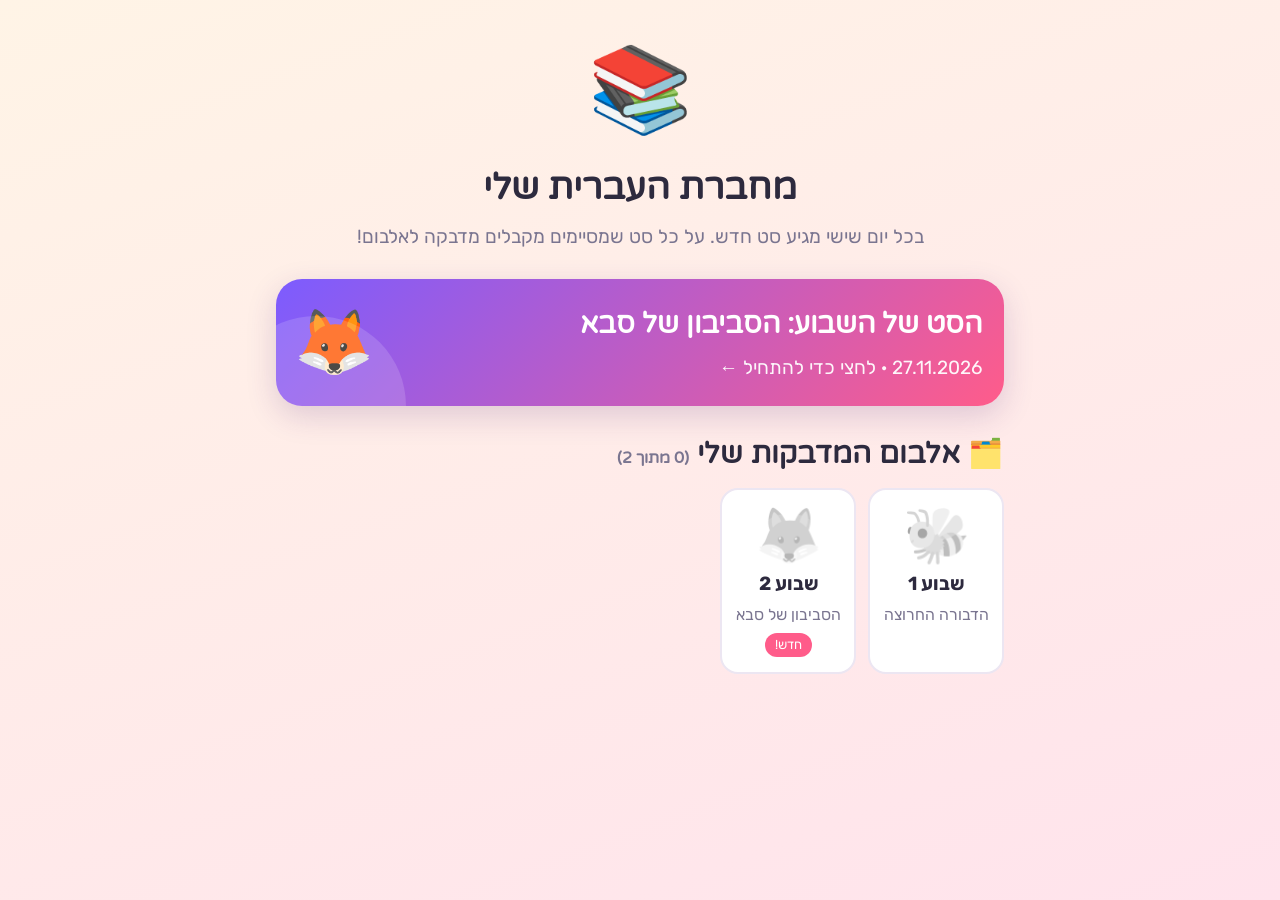
<file: index.html>
<!doctype html>
<html lang="he" dir="rtl">
<head>
<meta charset="utf-8">
<meta name="viewport" content="width=device-width, initial-scale=1, viewport-fit=cover">
<title>מחברת העברית שלי</title>
<link rel="preconnect" href="https://fonts.googleapis.com">
<link rel="preconnect" href="https://fonts.gstatic.com" crossorigin>
<link href="https://fonts.googleapis.com/css2?family=Varela+Round&family=Rubik:wght@400;500;700;800&display=swap" rel="stylesheet">
<link rel="stylesheet" href="style.css">
</head>
<body>
<div class="wrap">
  <div class="welcome">
    <div class="emoji">📚</div>
    <h1 id="hello">מחברת העברית שלי</h1>
    <p>בכל יום שישי מגיע סט חדש. על כל סט שמסיימים מקבלים מדבקה לאלבום!</p>
  </div>
  <div id="latest"></div>
  <h2 style="margin:26px 0 12px">🗂️ אלבום המדבקות שלי <small id="count" style="font-size:16px;color:var(--muted)"></small></h2>
  <div class="album" id="album"></div>
</div>
<script>
const $=s=>document.querySelector(s);
const esc=s=>String(s).replace(/[&<>"]/g,c=>({"&":"&amp;","<":"&lt;",">":"&gt;",'"':"&quot;"}[c]));
const get=(k,d)=>{try{const v=localStorage.getItem(k);return v==null?d:JSON.parse(v)}catch(e){return d}};
(async()=>{
  const name=get("agami-name","");
  if(name) $("#hello").textContent=`שלום ${name}! 👋`;
  const stk=get("agami-stickers",{});
  const old=get("agami-hebrew5",null); if(old&&old.sentOnce&&!stk[1]) stk[1]="🐝";
  let idx;
  try{ idx=await (await fetch("weeks/index.json",{cache:"no-store"})).json(); }catch(e){ $("#latest").innerHTML="<p>לא הצלחתי לטעון. נסי לרענן.</p>"; return; }
  const W=idx.weeks, last=W[W.length-1];
  $("#latest").innerHTML=`<a class="hero" href="play.html?w=${last.n}" style="display:block;text-decoration:none;background:linear-gradient(135deg,#7c5cff,#ff5c8a)">
     <h2>הסט של השבוע: ${esc(last.title)}</h2><p>${esc(last.date)} · ${stk[last.n]?"סיימת! אפשר לשחק שוב ✨":"לחצי כדי להתחיל ←"}</p><div class="big">${last.sticker}</div></a>`;
  let got=0;
  $("#album").innerHTML=W.map(w=>{const has=!!stk[w.n];if(has)got++;
    return `<a class="slotw ${has?"":"no"}" href="play.html?w=${w.n}"><span class="s">${w.sticker}</span><b>שבוע ${w.n}</b><br><small>${esc(w.title)}</small>${w.n===last.n&&!has?'<br><span class="newbadge">חדש!</span>':""}</a>`}).join("");
  $("#count").textContent=`(${got} מתוך ${W.length})`;
})();
</script>
</body>
</html>
</file>
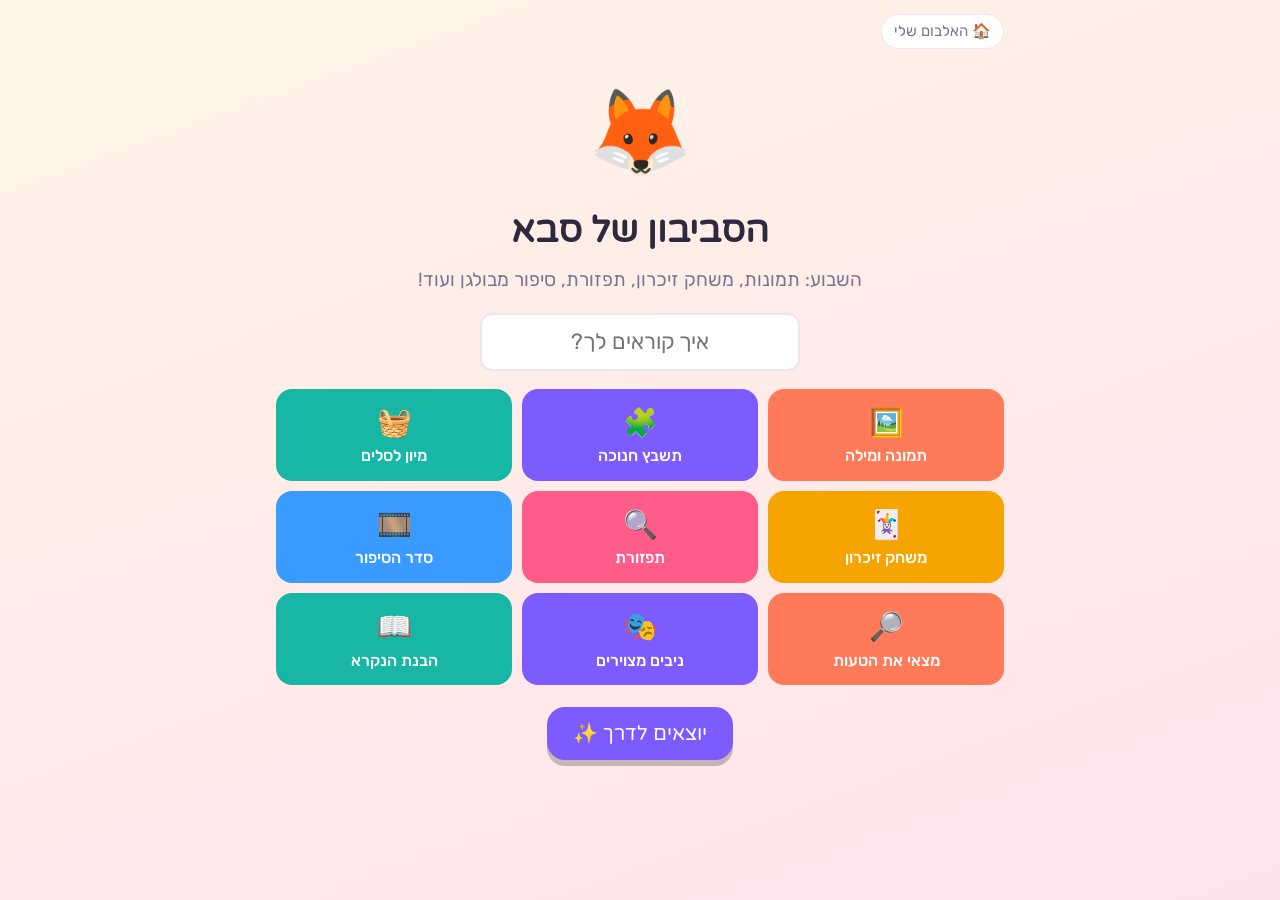
<file: play.html>
<!doctype html>
<html lang="he" dir="rtl">
<head>
<meta charset="utf-8">
<meta name="viewport" content="width=device-width, initial-scale=1, viewport-fit=cover">
<title>מחברת העברית שלי</title>
<link rel="preconnect" href="https://fonts.googleapis.com">
<link rel="preconnect" href="https://fonts.gstatic.com" crossorigin>
<link href="https://fonts.googleapis.com/css2?family=Varela+Round&family=Rubik:wght@400;500;700;800&display=swap" rel="stylesheet">
<link rel="stylesheet" href="style.css">
</head>
<body>
<canvas id="confetti"></canvas>
<div class="wrap">
  <div class="homebar"><a href="./" class="homelink">🏠 האלבום שלי</a></div>
  <div id="topbar" style="display:none">
    <div class="top"><div class="dots" id="dots"></div></div>
    <div class="bar"><i id="barfill"></i></div>
  </div>
  <div id="screens"><div class="loading">טוענת את הסט... 📚</div></div>
</div>
<script src="engine.js"></script>
</body>
</html>
</file>
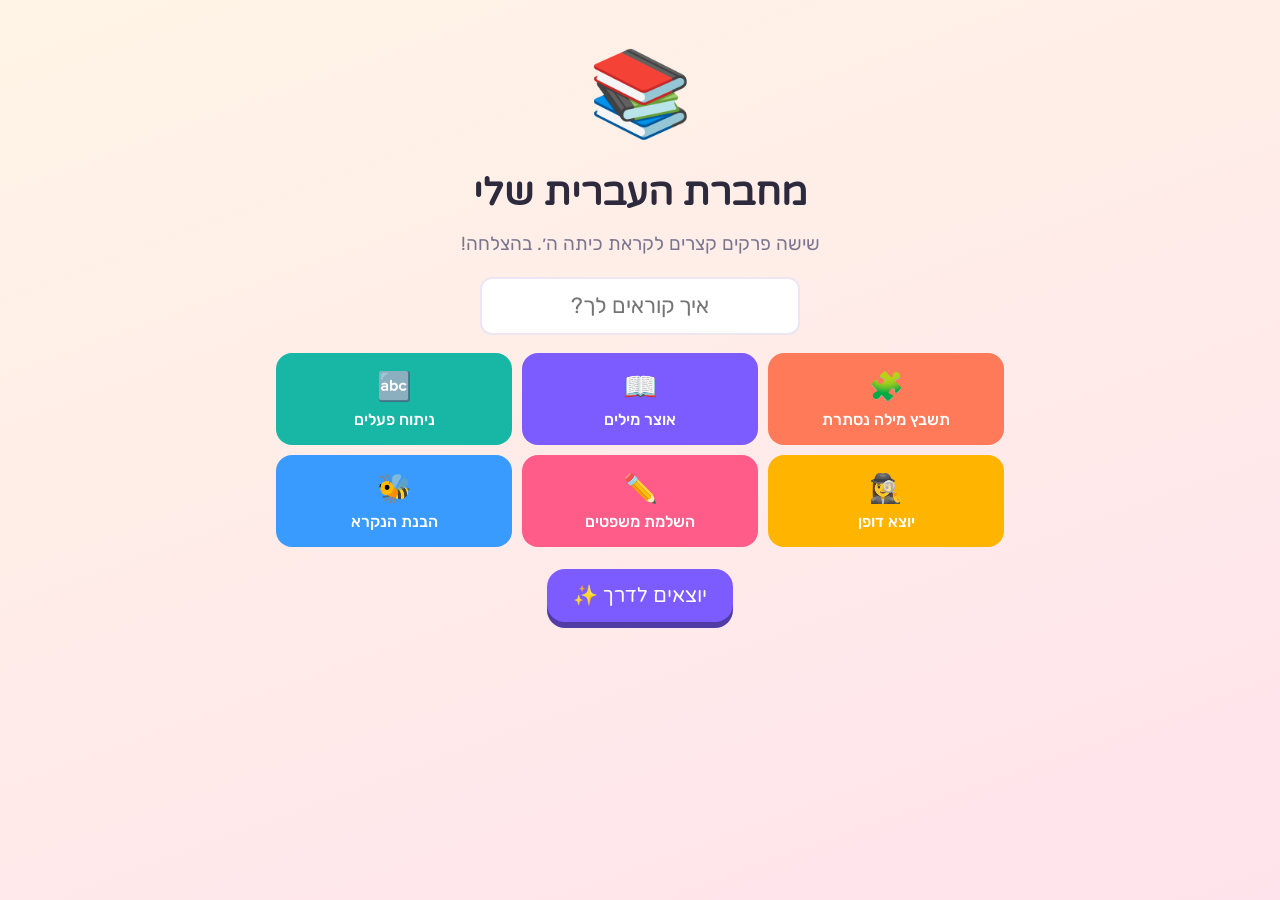
<file: week1-classic.html>
<!doctype html>
<html lang="he" dir="rtl">
<head>
<meta charset="utf-8">
<meta name="viewport" content="width=device-width, initial-scale=1, viewport-fit=cover">
<title>מחברת העברית שלי</title>
<link rel="preconnect" href="https://fonts.googleapis.com">
<link rel="preconnect" href="https://fonts.gstatic.com" crossorigin>
<link href="https://fonts.googleapis.com/css2?family=Varela+Round&family=Rubik:wght@400;500;700;800&display=swap" rel="stylesheet">
<style>
:root{
  --bg1:#fff4e6; --bg2:#ffe3ec; --card:#ffffff; --ink:#2d2a3e; --muted:#7a7590; --line:#ece6f2;
  --c1:#ff7a59; --c2:#7c5cff; --c3:#18b6a4; --c4:#ffb400; --c5:#ff5c8a; --c6:#3a9bff;
  --ok:#22b07d; --ok-soft:#dcf7ea; --bad:#ef5a4c; --bad-soft:#ffe5e2; --hl:#ffe27a;
  --accent:var(--c2);
}
@media (prefers-color-scheme: dark){
  :root:not([data-theme="light"]){
    --bg1:#1d1a2b; --bg2:#271d33; --card:#2b2740; --ink:#f3f0ff; --muted:#b2aac9; --line:#3d3758;
    --ok-soft:#1c3d31; --bad-soft:#47262a; --hl:#8a6d10;
  }
}
:root[data-theme="dark"]{
  --bg1:#1d1a2b; --bg2:#271d33; --card:#2b2740; --ink:#f3f0ff; --muted:#b2aac9; --line:#3d3758;
  --ok-soft:#1c3d31; --bad-soft:#47262a; --hl:#8a6d10;
}
*{box-sizing:border-box;-webkit-tap-highlight-color:transparent}
html,body{margin:0;min-height:100%}
body{background:linear-gradient(160deg,var(--bg1),var(--bg2));background-attachment:fixed;color:var(--ink);
  font-family:"Rubik","Varela Round",Arial,sans-serif;font-size:19px;line-height:1.55}
.wrap{max-width:760px;margin:0 auto;padding:18px 16px 60px}
h1,h2,h3,.round{font-family:"Varela Round","Rubik",sans-serif}

/* top bar */
.top{display:flex;align-items:center;gap:12px;margin-bottom:16px}
.dots{display:flex;gap:6px;flex:1;justify-content:center}
.dot{width:38px;height:38px;border-radius:50%;display:grid;place-items:center;font-size:18px;background:var(--card);
  border:3px solid var(--line);transition:.25s;cursor:pointer}
.dot.cur{transform:scale(1.15);border-color:var(--accent)}
.dot.done{background:var(--ok-soft);border-color:var(--ok)}
.bar{height:10px;background:var(--line);border-radius:99px;overflow:hidden;margin-bottom:18px}
.bar i{display:block;height:100%;width:0;background:linear-gradient(90deg,var(--c4),var(--c5),var(--c2));transition:width .5s}

.screen{display:none;animation:pop .35s ease}
.screen.on{display:block}
@keyframes pop{from{opacity:0;transform:translateY(12px)}to{opacity:1;transform:none}}

.hero{border-radius:26px;padding:26px 22px;color:#fff;position:relative;overflow:hidden;margin-bottom:18px;
  box-shadow:0 10px 30px rgba(80,40,120,.18)}
.hero h2{margin:0;font-size:30px}
.hero p{margin:6px 0 0;opacity:.95}
.hero .big{position:absolute;left:18px;top:50%;transform:translateY(-50%);font-size:70px;opacity:.9}
.hero::after{content:"";position:absolute;width:180px;height:180px;border-radius:50%;background:rgba(255,255,255,.15);left:-50px;bottom:-90px}

.card{background:var(--card);border-radius:20px;padding:18px;margin-bottom:14px;border:2px solid var(--line);transition:.2s}
.card.ok{border-color:var(--ok);background:linear-gradient(0deg,var(--ok-soft),var(--card) 60%)}
.card.bad{border-color:var(--bad);animation:shake .35s}
@keyframes shake{25%{transform:translateX(6px)}50%{transform:translateX(-6px)}75%{transform:translateX(3px)}}
.qt{font-weight:500;margin-bottom:10px}
.qn{display:inline-grid;place-items:center;min-width:30px;height:30px;border-radius:10px;background:var(--accent);color:#fff;font-size:16px;margin-inline-end:8px;padding:0 6px}
.fb{margin-top:8px;font-weight:700;font-size:17px;min-height:0}
.card.ok .fb{color:var(--ok)} .card.bad .fb{color:var(--bad)}

.opts{display:flex;flex-wrap:wrap;gap:10px}
.opt{font:inherit;font-size:18px;padding:10px 16px;border-radius:14px;border:2px solid var(--line);background:var(--card);color:var(--ink);cursor:pointer;transition:.15s}
.opt:active{transform:scale(.96)}
.opt.sel{border-color:var(--accent);background:color-mix(in srgb,var(--accent) 14%,var(--card));font-weight:500}
.card.ok .opt.sel{border-color:var(--ok);background:var(--ok-soft)}
.card.bad .opt.sel{border-color:var(--bad);background:var(--bad-soft)}
.opt.reveal{box-shadow:0 0 0 3px var(--ok)}

.boxes{display:flex;gap:6px;direction:rtl;flex-wrap:wrap}
.boxes input{width:48px;height:54px;text-align:center;font:inherit;font-size:26px;font-weight:800;border:3px solid var(--line);
  border-radius:12px;background:var(--card);color:var(--ink);padding:0}
.boxes input.h{background:var(--hl);border-color:#e7b800;color:#3b2c00}
.boxes input:focus{outline:none;border-color:var(--accent)}
.hidden-word .boxes input{background:var(--hl);border-color:#e7b800;color:#3b2c00}
.cwhint{font-size:15px;color:var(--muted);margin-inline-start:6px}

input.txt,select,textarea{font:inherit;font-size:18px;padding:10px 12px;border:2px solid var(--line);border-radius:12px;background:var(--card);color:var(--ink)}
input.txt:focus,select:focus,textarea:focus{outline:none;border-color:var(--accent)}
.verb{display:flex;gap:16px;align-items:center;flex-wrap:wrap}
.verb .w{font-family:"Varela Round";font-size:30px;color:var(--accent);min-width:110px}
.verb label{display:flex;flex-direction:column;font-size:14px;color:var(--muted);gap:3px}
.verb input.txt{width:120px}

.passage{background:var(--card);border-radius:20px;padding:20px;margin-bottom:16px;border:2px dashed var(--c4);font-size:19px}
.passage h3{margin:0 0 10px;text-align:center;font-size:24px}
.passage p{margin:0 0 10px}
textarea{width:100%;min-height:110px}

.nav{display:flex;gap:10px;justify-content:space-between;align-items:center;margin-top:18px;flex-wrap:wrap}
.btn{font-family:"Varela Round",sans-serif;font-size:20px;padding:14px 26px;border-radius:18px;border:0;cursor:pointer;color:#fff;
  background:var(--accent);box-shadow:0 6px 0 color-mix(in srgb,var(--accent) 65%,#000);transition:.1s}
.btn:active{transform:translateY(4px);box-shadow:0 2px 0 color-mix(in srgb,var(--accent) 65%,#000)}
.btn.ghost{background:var(--card);color:var(--accent);border:2px solid var(--accent);box-shadow:none}
.btn.go{background:var(--ok);box-shadow:0 6px 0 #178a60}
.btn[disabled]{opacity:.45}
.score{font-weight:800;font-size:20px}

/* welcome */
.welcome{text-align:center;padding:10px 0}
.welcome .emoji{font-size:84px;animation:float 3s ease-in-out infinite}
@keyframes float{50%{transform:translateY(-10px) rotate(-4deg)}}
.welcome h1{font-size:38px;margin:6px 0}
.welcome p{color:var(--muted);margin:0 0 18px}
.welcome input{text-align:center;font-size:22px;width:min(320px,100%);margin-bottom:18px}
.chips{display:grid;grid-template-columns:repeat(3,1fr);gap:10px;margin:0 0 22px}
.chip{border-radius:16px;padding:12px 6px;color:#fff;font-size:16px;font-weight:500}
.chip b{display:block;font-size:28px}

/* summary */
.ring{width:190px;height:190px;margin:10px auto;position:relative}
.ring svg{transform:rotate(-90deg)}
.ring .num{position:absolute;inset:0;display:grid;place-items:center;font-family:"Varela Round";font-size:46px;font-weight:800}
.stars{font-size:44px;text-align:center;letter-spacing:6px}
table.sum{width:100%;border-collapse:collapse;margin:10px 0}
table.sum td{padding:10px 8px;border-bottom:1px solid var(--line)}
table.sum td:last-child{text-align:left;font-weight:700}
.sent{text-align:center;font-weight:500;margin-top:12px;color:var(--muted)}
#confetti{position:fixed;inset:0;pointer-events:none;z-index:9}

@media (max-width:560px){
  .hero .big{font-size:50px} .hero h2{font-size:24px}
  .boxes input{width:42px;height:48px;font-size:22px}
  .dot{width:32px;height:32px;font-size:15px}
  .chips{grid-template-columns:repeat(2,1fr)}
}
</style>
</head>
<body>
<canvas id="confetti"></canvas>
<div class="wrap">
  <div id="topbar" style="display:none">
    <div class="top"><div class="dots" id="dots"></div></div>
    <div class="bar"><i id="barfill"></i></div>
  </div>
  <div id="screens"></div>
</div>

<script>
const FORM = "https://docs.google.com/forms/d/e/1FAIpQLScaNritPioSCvNi18cw7ThOWGamk657dy66i6u5WLPqMlm8VA/formResponse";
const NAME_ENTRY = 62205601;

const CH = [
 {id:"cw", title:"תשבץ מילה נסתרת", emoji:"🧩", color:"var(--c1)", hint:"כתבי את התשובה, אות בכל משבצת. מהאותיות הצהובות נוצרת מילה נסתרת!",
  items:[
   {t:"cw", q:"עונת השנה הקרה ביותר", a:"חורף", h:0, e:1569600264},
   {t:"cw", q:"המקום שבו גרים עם המשפחה", a:"בית", h:0, e:498481048},
   {t:"cw", q:"יש לו כריכה ועמודים, וקוראים בו", a:"ספר", h:2, e:1436032802},
   {t:"cw", q:"צבע השמיים ביום בהיר", a:"כחול", h:2, e:1310203208},
   {t:"cw", q:"פרי אדום וקטן עם נקודות קטנות", a:"תות", h:0, e:294434809},
   {t:"hw", q:"🔎 המילה הנסתרת (האותיות הצהובות, מלמעלה למטה)", a:"חברות", e:260641742}
  ]},
 {id:"voc", title:"אוצר מילים", emoji:"📖", color:"var(--c2)", hint:"בחרי את התשובה המתאימה ביותר.",
  items:[
   {t:"mc", q:"\"דני היה נרגש לפני הטיול השנתי.\" מה פירוש המילה נרגש?", o:["עייף מאוד","מלא התרגשות וציפייה","כועס","רעב"], a:1, e:1328813776},
   {t:"mc", q:"מהי מילה נרדפת (דומה במשמעות) למילה \"מהיר\"?", o:["זריז","איטי","גבוה","שקט"], a:0, e:361980652},
   {t:"mc", q:"מהו ההפך של המילה \"נדיב\"?", o:["חכם","שמח","קמצן","אמיץ"], a:2, e:579132095},
   {t:"mc", q:"\"לפתע נשמע רעם חזק.\" המילה לפתע פירושה:", o:["לאט לאט","בבוקר","פתאום","מרחוק"], a:2, e:1823997680},
   {t:"mc", q:"אדם מתמיד הוא אדם ש...", o:["ממשיך להתאמץ ולא מוותר","מוותר מהר","תמיד מאחר","אוהב לישון"], a:0, e:1491651361},
   {t:"mc", q:"מה פירוש הביטוי \"שם לב\"?", o:["שם משהו על הלב","הבחין, הרגיש במשהו","נבהל","שכח"], a:1, e:1885488063}
  ]},
 {id:"verb", title:"ניתוח פעלים", emoji:"🔤", color:"var(--c3)", hint:"לכל פועל: כתבי את השורש (למשל כ.ת.ב), ובחרי זמן וגוף.",
  items:[
   {t:"verb", w:"כתבנו", r:"כתב", z:"עבר", go:["אני","אנחנו","הם","את"], g:"אנחנו", e:[1640364388,185473557,810355744]},
   {t:"verb", w:"ישחקו", r:"שחק", z:"עתיד", go:["הוא","אנחנו","הם","אתן"], g:"הם", e:[4867854,956632223,407131389]},
   {t:"verb", w:"רוקדת", r:"רקד", z:"הווה", go:["הוא","היא","אנחנו","הם"], g:"היא", e:[1128202655,1735079967,383598365]},
   {t:"verb", w:"תלמדי", r:"למד", z:"עתיד", go:["אני","את","הוא","אתם"], g:"את", e:[34009294,1172126072,1069534142]},
   {t:"verb", w:"שמרתם", r:"שמר", z:"עבר", go:["אתה","אנחנו","אתם","הן"], g:"אתם", e:[85139780,1751591890,1546072494]},
   {t:"verb", w:"אסגור", r:"סגר", z:"עתיד", go:["אני","אתה","הוא","אנחנו"], g:"אני", e:[934074268,364460935,1793156208]}
  ]},
 {id:"odd", title:"יוצא דופן", emoji:"🕵️‍♀️", color:"var(--c4)", hint:"בכל שורה יש מילה אחת שלא מתאימה לשאר. מצאי אותה!",
  items:[
   {t:"mc", q:"", o:["תפוח","בננה","גזר","אגס"], a:2, why:"גזר הוא ירק, השאר פירות.", e:339574986},
   {t:"mc", q:"", o:["כתב","קרא","שולחן","רץ"], a:2, why:"שולחן הוא שם עצם, השאר פעלים.", e:1603717156},
   {t:"mc", q:"", o:["שמח","עליז","מאושר","עצוב"], a:3, why:"עצוב הוא ההפך, השאר מילים לשמחה.", e:669759207},
   {t:"mc", q:"", o:["ירושלים","חיפה","ישראל","באר שבע"], a:2, why:"ישראל היא מדינה, השאר ערים.", e:2011101344},
   {t:"mc", q:"", o:["כלב","חתול","נשר","סוס"], a:2, why:"נשר הוא עוף, השאר יונקים.", e:904061253},
   {t:"mc", q:"", o:["הלכתי","אכלתי","אלך","שתיתי"], a:2, why:"אלך בזמן עתיד, השאר בעבר.", e:1752868074}
  ]},
 {id:"comp", title:"השלמת משפטים", emoji:"✏️", color:"var(--c5)", hint:"בחרי את המילה שמשלימה את המשפט נכון.",
  items:[
   {t:"mc", q:"דנה לא הגיעה לבית הספר ____ היא הייתה חולה.", o:["כי","אבל","למרות"], a:0, e:1012254732},
   {t:"mc", q:"רציתי לקנות גלידה, ____ שכחתי את הארנק בבית.", o:["לכן","אבל","כי"], a:1, e:916910106},
   {t:"mc", q:"הכלב נבח בקול רם, ____ כל השכנים התעוררו.", o:["ולכן","אבל","למרות ש"], a:0, e:1477193977},
   {t:"mc", q:"____ שירד גשם חזק, יצאנו לטיול.", o:["בגלל","למרות","כי"], a:1, e:1197070380},
   {t:"mc", q:"הספרנית ביקשה מאיתנו לדבר ____ בספרייה.", o:["ברעש","בשקט","בצעקות"], a:1, e:1626360728},
   {t:"mc", q:"אם תתאמני כל יום, ____ תשתפרי בשחייה.", o:["אז","אבל","למרות"], a:0, e:1691333618}
  ]},
 {id:"read", title:"הבנת הנקרא", emoji:"🐝", color:"var(--c6)", hint:"קראי את הקטע בעיון, ואז עני על השאלות.",
  passage:`<h3>🐝 הדבורה הקטנה והחרוצה</h3>
   <p>הדבורים חיות יחד בקבוצות גדולות שנקראות כוורות. בכל כוורת יש מלכה אחת, מאות זכרים ואלפי פועלות. המלכה היא הדבורה הגדולה ביותר בכוורת, ותפקידה העיקרי הוא להטיל ביצים. הפועלות עושות כמעט את כל העבודה: הן אוספות צוף ואבקה מהפרחים, בונות את חלות הדבש, מנקות את הכוורת ושומרות עליה מפני אויבים.</p>
   <p>כשפועלת מוצאת שדה מלא פרחים, היא חוזרת לכוורת ומבצעת "ריקוד" מיוחד. בעזרת הריקוד היא מספרת לחברותיה לאיזה כיוון לעוף וכמה רחוק נמצאים הפרחים.</p>
   <p>הדבורים חשובות מאוד, ולא רק בגלל הדבש. כשהן עוברות מפרח לפרח, הן מעבירות אבקה ביניהם, וכך עוזרות לצמחים לייצר פירות וזרעים. מדענים מעריכים שבלי דבורים, חלק גדול מהפירות והירקות שאנחנו אוכלים היה נעלם מהמדפים.</p>`,
  items:[
   {t:"mc", q:"מהו התפקיד העיקרי של המלכה בכוורת?", o:["לאסוף צוף","להטיל ביצים","לשמור על הכוורת","לבנות חלות דבש"], a:1, e:1494574270},
   {t:"mc", q:"מי עושות את רוב העבודה בכוורת?", o:["המלכה","הזכרים","הפועלות","הדבוראי"], a:2, e:1089239344},
   {t:"mc", q:"למה הפועלת \"רוקדת\" כשהיא חוזרת לכוורת?", o:["כי היא שמחה","כדי להפחיד אויבים","כדי לספר לחברותיה איפה נמצאים הפרחים","כדי לנקות את הכוורת"], a:2, e:451514463},
   {t:"mc", q:"בכותרת כתוב שהדבורה \"חרוצה\". מה פירוש המילה?", o:["עובדת קשה ובמרץ","קטנה מאוד","מפחידה","עצלנית"], a:0, e:278418444},
   {t:"open", q:"לפי הקטע, מדוע הדבורים חשובות לבני האדם? כתבי במילים שלך.", model:"הדבורים מעבירות אבקה מפרח לפרח, וכך עוזרות לצמחים לגדל פירות וזרעים. בלי דבורים היו לנו הרבה פחות פירות וירקות. וגם, הן מייצרות דבש.", e:1743199090}
  ]}
];

const Z=["עבר","הווה","עתיד"];
const norm=s=>(s||"").replace(/[\s.\-'"׳״,]/g,"").replace(/ך/g,"כ").replace(/ם/g,"מ").replace(/ן/g,"נ").replace(/ף/g,"פ").replace(/ץ/g,"צ");
const $=(s,r=document)=>r.querySelector(s), $$=(s,r=document)=>[...r.querySelectorAll(s)];
const h=(tag,cls,html)=>{const e=document.createElement(tag);if(cls)e.className=cls;if(html!=null)e.innerHTML=html;return e};
const PRAISE=["מעולה!","כל הכבוד!","יופי!","מדהים!","בדיוק!","אלופה!"];
let cur=-1; const res={}; let sentOnce=false;

function build(){
  const S=$("#screens");
  // welcome
  const w=h("section","screen welcome");w.id="sc-w";
  w.innerHTML=`<div class="emoji">📚</div><h1>מחברת העברית שלי</h1><p>שישה פרקים קצרים לקראת כיתה ה׳. בהצלחה!</p>
   <input class="txt" id="who" placeholder="איך קוראים לך?" autocomplete="off">
   <div class="chips">${CH.map(c=>`<div class="chip" style="background:${c.color}"><b>${c.emoji}</b>${c.title}</div>`).join("")}</div>
   <button class="btn" id="start">יוצאים לדרך ✨</button>`;
  S.appendChild(w);
  // chapters
  CH.forEach((c,ci)=>{
    const s=h("section","screen");s.id="sc-"+ci;s.style.setProperty("--accent",c.color);
    s.appendChild(h("div","hero",`<h2>פרק ${ci+1}: ${c.title}</h2><p>${c.hint}</p><div class="big">${c.emoji}</div>`)).style.background=`linear-gradient(135deg,${c.color},color-mix(in srgb,${c.color} 60%,#ff5c8a))`;
    if(c.passage) s.appendChild(h("div","passage",c.passage));
    c.items.forEach((it,i)=>{
      const card=h("div","card");card._it=it;
      const num=`<span class="qn">${i+1}</span>`;
      if(it.t==="cw"||it.t==="hw"){
        card.innerHTML=`<div class="qt">${it.t==="cw"?num:""}${it.q}${it.t==="cw"?`<span class="cwhint">(${it.a.length} אותיות)</span>`:""}</div>`;
        if(it.t==="hw") card.classList.add("hidden-word");
        const b=h("div","boxes");[...it.a].forEach((_,k)=>{const x=h("input",it.t==="cw"&&k===it.h?"h":"");x.maxLength=1;x.autocomplete="off";x.setAttribute("autocapitalize","off");b.appendChild(x)});
        card.appendChild(b);
      } else if(it.t==="mc"){
        card.innerHTML=`<div class="qt">${num}${it.q||"איזו מילה יוצאת דופן?"}</div>`;
        const o=h("div","opts");it.o.forEach((t,k)=>{const b=h("button","opt",t);b.type="button";b.dataset.k=k;
          b.onclick=()=>{$$(".opt",o).forEach(x=>x.classList.remove("sel"));b.classList.add("sel");card.classList.remove("ok","bad");$(".fb",card).textContent="";save()};o.appendChild(b)});
        card.appendChild(o);
      } else if(it.t==="verb"){
        card.innerHTML=`<div class="verb"><div class="w">${it.w}</div>
          <label>שורש<input class="txt r" placeholder="_._._" autocomplete="off"></label>
          <label>זמן<select class="z"><option value="">בחרי</option>${Z.map(z=>`<option>${z}</option>`).join("")}</select></label>
          <label>גוף<select class="g"><option value="">בחרי</option>${it.go.map(g=>`<option>${g}</option>`).join("")}</select></label></div>`;
      } else if(it.t==="open"){
        card.innerHTML=`<div class="qt">${num}${it.q}</div><textarea id="open" placeholder="התשובה שלי..."></textarea>`;
      }
      card.appendChild(h("div","fb"));
      s.appendChild(card);
    });
    const nav=h("div","nav");
    nav.innerHTML=`<button class="btn ghost back">→ חזרה</button><span class="score"></span>
      <span><button class="btn check">בדקי ✔</button> <button class="btn go next" style="display:none">${ci<CH.length-1?"לפרק הבא ←":"לסיכום 🏆"}</button></span>`;
    s.appendChild(nav);
    $(".check",nav).onclick=()=>check(ci,true);
    $(".next",nav).onclick=()=>go(ci+1);
    $(".back",nav).onclick=()=>go(ci-1);
    S.appendChild(s);
  });
  // summary
  const f=h("section","screen");f.id="sc-end";f.style.setProperty("--accent","var(--c2)");
  f.innerHTML=`<div class="hero" style="background:linear-gradient(135deg,#7c5cff,#ff5c8a);text-align:center"><h2 id="endTitle">סיימת!</h2><p id="endMsg"></p></div>
   <div class="card"><div class="ring"><svg width="190" height="190"><circle cx="95" cy="95" r="80" stroke="var(--line)" stroke-width="16" fill="none"/>
   <circle id="arc" cx="95" cy="95" r="80" stroke="url(#gr)" stroke-width="16" fill="none" stroke-linecap="round" stroke-dasharray="503" stroke-dashoffset="503" style="transition:stroke-dashoffset 1.2s"/>
   <defs><linearGradient id="gr"><stop offset="0" stop-color="#ffb400"/><stop offset="1" stop-color="#ff5c8a"/></linearGradient></defs></svg><div class="num" id="pct">0%</div></div>
   <div class="stars" id="stars"></div><table class="sum" id="sumt"></table><div class="sent" id="sent"></div>
   <div class="nav" style="justify-content:center"><button class="btn ghost" id="again">לחזור ולתקן</button><button class="btn" id="resend" style="display:none">לשלוח שוב לאבא</button></div></div>`;
  S.appendChild(f);
  // dots
  const D=$("#dots");CH.forEach((c,i)=>{const d=h("div","dot",c.emoji);d.onclick=()=>go(i);D.appendChild(d)});
  const e=h("div","dot","🏆");e.onclick=()=>go(CH.length);D.appendChild(e);

  $("#start").onclick=()=>{ if(!$("#who").value.trim()){ $("#who").focus(); $("#who").placeholder="קודם כותבים שם 😊"; return;} save(); go(0); };
  $("#again").onclick=()=>go(0);
  $("#resend").onclick=()=>send(true);
  $$(".boxes").forEach(b=>$$("input",b).forEach((x,k,arr)=>{
    x.addEventListener("input",()=>{ if(x.value.length>1) x.value=x.value.slice(-1); if(x.value&&arr[k+1]) arr[k+1].focus(); x.closest(".card").classList.remove("ok","bad"); save(); });
    x.addEventListener("keydown",ev=>{ if(ev.key==="Backspace"&&!x.value&&arr[k-1]) arr[k-1].focus(); });
  }));
  $$("input.txt,select,textarea").forEach(x=>x.addEventListener("input",()=>{const c=x.closest(".card");if(c)c.classList.remove("ok","bad");save()}));
  $$("select").forEach(x=>x.addEventListener("change",()=>{const c=x.closest(".card");if(c)c.classList.remove("ok","bad");save()}));
}

function judge(card){
  const it=card._it;
  if(it.t==="cw"||it.t==="hw") return norm($$("input",card).map(x=>x.value).join(""))===norm(it.a);
  if(it.t==="mc"){const s=$(".opt.sel",card);return !!s&&+s.dataset.k===it.a}
  if(it.t==="verb") return norm($(".r",card).value)===norm(it.r)&&$(".z",card).value===it.z&&$(".g",card).value===it.g;
  return null;
}
function check(ci,show){
  const s=$("#sc-"+ci);let c=0,n=0;
  $$(".card",s).forEach(card=>{
    const it=card._it, r=judge(card), fb=$(".fb",card);
    if(r===null){ if(show){ fb.innerHTML=`<span style="color:var(--muted);font-weight:500">💡 תשובה לדוגמה: ${it.model}</span>`; } return; }
    n++; if(r)c++;
    if(show){ card.classList.toggle("ok",r);card.classList.toggle("bad",!r);
      fb.textContent = r ? "✓ "+PRAISE[Math.floor(Math.random()*PRAISE.length)]+(it.why?" "+it.why:"") : "✗ עוד לא, נסי שוב"; }
  });
  res[ci]={c,n};
  if(show){
    $(".score",s).textContent=`${c} / ${n}`+(c===n?" 🌟":"");
    $(".next",s).style.display="inline-block";
    if(c===n) burst(60);
    $$(".dot")[ci].classList.add("done");
    save();
  }
  return [c,n];
}
function go(i){
  if(i<0){ show("sc-w"); cur=-1; $("#topbar").style.display="none"; return; }
  cur=i; $("#topbar").style.display="block";
  $$(".dot").forEach((d,k)=>d.classList.toggle("cur",k===i));
  $("#barfill").style.width=(100*i/CH.length)+"%";
  if(i>=CH.length){ finish(); show("sc-end"); } else show("sc-"+i);
  window.scrollTo({top:0,behavior:"smooth"}); save();
}
function show(id){ $$(".screen").forEach(s=>s.classList.toggle("on",s.id===id)); }

function finish(){
  let C=0,N=0,rows="";
  CH.forEach((c,i)=>{const [a,b]=check(i,false);C+=a;N+=b;rows+=`<tr><td>${c.emoji} ${c.title}</td><td>${a} / ${b}</td></tr>`});
  const p=Math.round(100*C/N), who=$("#who").value.trim();
  $("#sumt").innerHTML=rows;
  $("#pct").textContent=p+"%";
  setTimeout(()=>$("#arc").style.strokeDashoffset=503*(1-p/100),100);
  const st=p>=90?3:p>=70?2:1; $("#stars").textContent="⭐".repeat(st)+"☆".repeat(3-st);
  $("#endTitle").textContent=`כל הכבוד, ${who}! 🎉`;
  $("#endMsg").textContent=`${C} תשובות נכונות מתוך ${N}. `+(p>=90?"מושלם כמעט!":p>=70?"עבודה טובה מאוד!":"יפה! אפשר לחזור ולתקן את מה שאדום.");
  $("#barfill").style.width="100%";
  burst(p>=70?220:90);
  if(!sentOnce) send(false);
}

function answersFor(card){
  const it=card._it, out=[];
  if(it.t==="cw"||it.t==="hw") out.push([it.e,$$("input",card).map(x=>x.value).join("")]);
  else if(it.t==="mc"){const s=$(".opt.sel",card);out.push([it.e,s?it.o[+s.dataset.k]:""])}
  else if(it.t==="verb"){out.push([it.e[0],$(".r",card).value],[it.e[1],$(".z",card).value],[it.e[2],$(".g",card).value])}
  else if(it.t==="open") out.push([it.e,$("#open").value.trim()]);
  return out;
}
async function send(manual){
  const p=new URLSearchParams();
  p.append("entry."+NAME_ENTRY,$("#who").value.trim()||"אגמי");
  $$(".card").forEach(card=>{ if(!card._it) return; answersFor(card).forEach(([e,v])=>p.append("entry."+e, v||"-")); });
  p.append("pageHistory","0,1,2,3,4,5,6");
  $("#sent").textContent="שולחת לאבא...";
  try{
    await fetch(FORM,{method:"POST",mode:"no-cors",body:p});
    sentOnce=true; $("#sent").textContent="📬 התשובות נשלחו לאבא!"; $("#resend").style.display="inline-block"; $("#resend").textContent="תיקנתי, לשלוח שוב";
  }catch(e){ $("#sent").textContent="לא הצלחתי לשלוח, בדקי שיש אינטרנט ונסי שוב."; $("#resend").style.display="inline-block"; }
  save();
}

/* confetti */
const cv=$("#confetti"),cx=cv.getContext("2d");let parts=[];
function size(){cv.width=innerWidth*devicePixelRatio;cv.height=innerHeight*devicePixelRatio}addEventListener("resize",size);size();
function burst(n){const cols=["#ff7a59","#7c5cff","#18b6a4","#ffb400","#ff5c8a","#3a9bff"];
  for(let i=0;i<n;i++)parts.push({x:Math.random()*cv.width,y:-20*devicePixelRatio-Math.random()*cv.height*.3,vx:(Math.random()-.5)*4,vy:2+Math.random()*4,
    s:(6+Math.random()*8)*devicePixelRatio,r:Math.random()*6,vr:(Math.random()-.5)*.3,c:cols[i%cols.length]});
  if(parts.length===n)tick()}
function tick(){cx.clearRect(0,0,cv.width,cv.height);parts=parts.filter(p=>p.y<cv.height+40);
  parts.forEach(p=>{p.x+=p.vx;p.y+=p.vy*devicePixelRatio;p.vy+=.05;p.r+=p.vr;cx.save();cx.translate(p.x,p.y);cx.rotate(p.r);cx.fillStyle=p.c;cx.fillRect(-p.s/2,-p.s/4,p.s,p.s/2);cx.restore()});
  if(parts.length)requestAnimationFrame(tick);else cx.clearRect(0,0,cv.width,cv.height)}

/* save & restore in this browser */
const KEY="agami-hebrew5";
function save(){try{const st={who:$("#who").value,cur,sentOnce,cards:$$(".card").filter(c=>c._it).map(c=>({
  b:$$(".boxes input",c).map(x=>x.value),s:($(".opt.sel",c)||{dataset:{}}).dataset.k,f:$$("input.txt,select,textarea",c).map(x=>x.value)}))};
  localStorage.setItem(KEY,JSON.stringify(st))}catch(e){}}
function load(){try{const st=JSON.parse(localStorage.getItem(KEY)||"null");if(!st)return;
  $("#who").value=st.who||"";sentOnce=!!st.sentOnce;
  $$(".card").filter(c=>c._it).forEach((c,i)=>{const s=st.cards[i];if(!s)return;
    $$(".boxes input",c).forEach((x,k)=>x.value=s.b[k]||"");
    if(s.s!=null){const b=$(`.opt[data-k="${s.s}"]`,c);if(b)b.classList.add("sel")}
    $$("input.txt,select,textarea",c).forEach((x,k)=>x.value=s.f[k]||"")});
  if(st.cur>=0&&st.cur<CH.length) go(st.cur);
}catch(e){}}

build(); show("sc-w"); load();
</script>
</body>
</html>
</file>
<file: style.css>
:root{
  --bg1:#fff4e6; --bg2:#ffe3ec; --card:#ffffff; --ink:#2d2a3e; --muted:#7a7590; --line:#ece6f2;
  --c1:#ff7a59; --c2:#7c5cff; --c3:#18b6a4; --c4:#f5a400; --c5:#ff5c8a; --c6:#3a9bff;
  --ok:#22b07d; --ok-soft:#dcf7ea; --bad:#ef5a4c; --bad-soft:#ffe5e2; --hl:#ffe27a; --sel:#efe9ff;
  --accent:var(--c2);
}
@media (prefers-color-scheme: dark){
  :root:not([data-theme="light"]){
    --bg1:#1d1a2b; --bg2:#271d33; --card:#2b2740; --ink:#f3f0ff; --muted:#b2aac9; --line:#3d3758;
    --ok-soft:#1c3d31; --bad-soft:#47262a; --hl:#8a6d10; --sel:#3a3160;
  }
}
:root[data-theme="dark"]{
  --bg1:#1d1a2b; --bg2:#271d33; --card:#2b2740; --ink:#f3f0ff; --muted:#b2aac9; --line:#3d3758;
  --ok-soft:#1c3d31; --bad-soft:#47262a; --hl:#8a6d10; --sel:#3a3160;
}
*{box-sizing:border-box;-webkit-tap-highlight-color:transparent}
html,body{margin:0;min-height:100%}
body{background:linear-gradient(160deg,var(--bg1),var(--bg2));background-attachment:fixed;color:var(--ink);
  font-family:"Rubik","Varela Round",Arial,sans-serif;font-size:19px;line-height:1.55}
.wrap{max-width:760px;margin:0 auto;padding:14px 16px 60px}
h1,h2,h3{font-family:"Varela Round","Rubik",sans-serif}
.loading{text-align:center;padding:80px 0;font-size:22px;color:var(--muted)}
.homebar{display:flex;justify-content:flex-start;margin-bottom:8px}
.homelink{color:var(--muted);text-decoration:none;font-size:15px;background:var(--card);padding:5px 12px;border-radius:99px;border:1px solid var(--line)}

.top{display:flex;align-items:center;gap:12px;margin-bottom:14px}
.dots{display:flex;gap:6px;flex:1;justify-content:center;flex-wrap:wrap}
.dot{width:38px;height:38px;border-radius:50%;display:grid;place-items:center;font-size:18px;background:var(--card);
  border:3px solid var(--line);transition:.25s;cursor:pointer}
.dot.cur{transform:scale(1.15);border-color:var(--accent)}
.dot.done{background:var(--ok-soft);border-color:var(--ok)}
.bar{height:10px;background:var(--line);border-radius:99px;overflow:hidden;margin-bottom:18px}
.bar i{display:block;height:100%;width:0;background:linear-gradient(90deg,var(--c4),var(--c5),var(--c2));transition:width .5s}

.screen{display:none;animation:pop .35s ease}
.screen.on{display:block}
@keyframes pop{from{opacity:0;transform:translateY(12px)}to{opacity:1;transform:none}}

.hero{border-radius:26px;padding:24px 22px;color:#fff;position:relative;overflow:hidden;margin-bottom:18px;box-shadow:0 10px 30px rgba(80,40,120,.18)}
.hero h2{margin:0;font-size:28px;position:relative;z-index:1;max-width:80%}
.hero p{margin:6px 0 0;opacity:.95;position:relative;z-index:1;max-width:82%}
.hero .big{position:absolute;left:18px;top:50%;transform:translateY(-50%);font-size:64px}
.hero::after{content:"";position:absolute;width:180px;height:180px;border-radius:50%;background:rgba(255,255,255,.15);left:-50px;bottom:-90px}

.card{background:var(--card);border-radius:20px;padding:18px;margin-bottom:14px;border:2px solid var(--line);transition:.2s}
.card.ok{border-color:var(--ok);background:linear-gradient(0deg,var(--ok-soft),var(--card) 60%)}
.card.bad{border-color:var(--bad);animation:shake .35s}
@keyframes shake{25%{transform:translateX(6px)}50%{transform:translateX(-6px)}75%{transform:translateX(3px)}}
.qt{font-weight:500;margin-bottom:10px}
.qn{display:inline-grid;place-items:center;min-width:30px;height:30px;border-radius:10px;background:var(--accent);color:#fff;font-size:16px;margin-inline-end:8px;padding:0 6px}
.fb{margin-top:10px;font-weight:700;font-size:17px}
.card.ok .fb{color:var(--ok)} .card.bad .fb{color:var(--bad)}
.pic{font-size:64px;text-align:center;line-height:1.2;margin:4px 0 10px}

.opts{display:flex;flex-wrap:wrap;gap:10px}
.opt{font:inherit;font-size:18px;padding:10px 16px;border-radius:14px;border:2px solid var(--line);background:var(--card);color:var(--ink);cursor:pointer;transition:.15s}
.opt:active{transform:scale(.96)}
.opt.sel{border-color:var(--accent);background:var(--sel);font-weight:500}
.card.ok .opt.sel{border-color:var(--ok);background:var(--ok-soft)}
.card.bad .opt.sel{border-color:var(--bad);background:var(--bad-soft)}

.boxes{display:flex;gap:6px;direction:rtl;flex-wrap:wrap}
.boxes input,.slot{width:48px;height:54px;text-align:center;font:inherit;font-size:26px;font-weight:800;border:3px solid var(--line);
  border-radius:12px;background:var(--card);color:var(--ink);padding:0;display:grid;place-items:center}
.boxes input.h,.hw .boxes input{background:var(--hl);border-color:#e7b800;color:#3b2c00}
.boxes input:focus{outline:none;border-color:var(--accent)}
.cwhint{font-size:15px;color:var(--muted);margin-inline-start:6px}

/* scramble */
.slots{display:flex;gap:6px;justify-content:center;margin-bottom:12px;flex-wrap:wrap}
.slot{cursor:pointer;border-style:dashed}
.slot.full{border-style:solid;border-color:var(--accent);background:var(--sel)}
.tiles{display:flex;gap:8px;justify-content:center;flex-wrap:wrap}
.tile{width:50px;height:54px;border-radius:12px;border:0;font:inherit;font-size:26px;font-weight:800;color:#fff;background:var(--accent);
  box-shadow:0 4px 0 rgba(0,0,0,.2);cursor:pointer}
.tile.used{visibility:hidden}

/* sort */
.pool{display:flex;flex-wrap:wrap;gap:8px;min-height:48px;padding:10px;border-radius:14px;background:var(--sel);margin-bottom:12px;justify-content:center}
.chipw{font:inherit;font-size:18px;padding:8px 14px;border-radius:12px;border:2px solid var(--line);background:var(--card);color:var(--ink);cursor:pointer}
.chipw.pick{border-color:var(--accent);box-shadow:0 0 0 3px var(--accent);transform:scale(1.06)}
.chipw.okc{border-color:var(--ok);background:var(--ok-soft)} .chipw.badc{border-color:var(--bad);background:var(--bad-soft)}
.bins{display:grid;grid-template-columns:repeat(auto-fit,minmax(150px,1fr));gap:10px}
.bin{border:3px dashed var(--accent);border-radius:16px;padding:10px;min-height:120px;cursor:pointer;background:var(--card)}
.bin h4{margin:0 0 8px;text-align:center;font-size:18px;color:var(--accent)}
.bin .in{display:flex;flex-wrap:wrap;gap:6px;justify-content:center}

/* memory */
.mem{display:grid;grid-template-columns:repeat(4,1fr);gap:10px}
.mcard{aspect-ratio:1/1;border-radius:14px;border:0;font:inherit;font-size:19px;font-weight:700;cursor:pointer;perspective:600px;background:none;padding:0}
.mcard .in{position:relative;width:100%;height:100%;transition:transform .4s;transform-style:preserve-3d}
.mcard.flip .in,.mcard.got .in{transform:rotateY(180deg)}
.mcard .f,.mcard .b{position:absolute;inset:0;border-radius:14px;display:grid;place-items:center;backface-visibility:hidden;-webkit-backface-visibility:hidden;padding:4px}
.mcard .f{background:linear-gradient(135deg,var(--accent),var(--c5));color:#fff;font-size:30px}
.mcard .b{background:var(--card);border:3px solid var(--accent);transform:rotateY(180deg);color:var(--ink)}
.mcard.got .b{border-color:var(--ok);background:var(--ok-soft)}
.memstat{text-align:center;color:var(--muted);font-size:15px;margin-top:8px}

/* word search */
.ws{display:grid;gap:4px;direction:rtl;max-width:440px;margin:0 auto}
.ws button{aspect-ratio:1/1;border-radius:8px;border:2px solid var(--line);background:var(--card);color:var(--ink);font:inherit;font-size:21px;font-weight:700;cursor:pointer;padding:0}
.ws button.a{border-color:var(--accent);background:var(--sel)}
.ws button.f{background:var(--hl);border-color:#e7b800;color:#3b2c00}
.wlist{display:flex;flex-wrap:wrap;gap:8px;justify-content:center;margin:12px 0 0}
.wlist span{padding:4px 12px;border-radius:99px;background:var(--sel);font-weight:500}
.wlist span.f{text-decoration:line-through;background:var(--ok-soft);color:var(--ok)}

/* order */
.panels{display:grid;grid-template-columns:repeat(auto-fit,minmax(150px,1fr));gap:10px}
.panel{position:relative;border:3px solid var(--line);border-radius:16px;background:var(--card);padding:12px;text-align:center;cursor:pointer;font:inherit;color:var(--ink)}
.panel .e{font-size:46px;display:block}
.panel .t{font-size:16px}
.panel .badge{position:absolute;top:-10px;right:-10px;width:34px;height:34px;border-radius:50%;background:var(--accent);color:#fff;display:none;place-items:center;font-weight:800}
.panel.n{border-color:var(--accent)} .panel.n .badge{display:grid}

/* typo */
.sent{display:flex;flex-wrap:wrap;gap:6px;font-size:22px}
.w{font:inherit;font-size:22px;padding:4px 8px;border-radius:10px;border:2px solid transparent;background:none;color:var(--ink);cursor:pointer}
.w.sel{border-color:var(--accent);background:var(--sel)}

input.txt,select,textarea{font:inherit;font-size:18px;padding:10px 12px;border:2px solid var(--line);border-radius:12px;background:var(--card);color:var(--ink)}
input.txt:focus,select:focus,textarea:focus{outline:none;border-color:var(--accent)}
.verb{display:flex;gap:16px;align-items:center;flex-wrap:wrap}
.verb .vw{font-family:"Varela Round";font-size:30px;color:var(--accent);min-width:110px}
.verb label{display:flex;flex-direction:column;font-size:14px;color:var(--muted);gap:3px}
.verb input.txt{width:120px}
textarea{width:100%;min-height:110px}

.passage{background:var(--card);border-radius:20px;padding:20px;margin-bottom:16px;border:2px dashed var(--c4);font-size:19px}
.passage h3{margin:0 0 10px;text-align:center;font-size:24px}
.passage p{margin:0 0 10px}
.tts{display:block;margin:0 auto 12px;font:inherit;font-size:16px;border-radius:99px;padding:6px 16px;border:2px solid var(--c4);background:var(--card);color:var(--ink);cursor:pointer}

.nav{display:flex;gap:10px;justify-content:space-between;align-items:center;margin-top:18px;flex-wrap:wrap}
.btn{font-family:"Varela Round",sans-serif;font-size:20px;padding:14px 26px;border-radius:18px;border:0;cursor:pointer;color:#fff;text-decoration:none;display:inline-block;
  background:var(--accent);box-shadow:0 6px 0 rgba(0,0,0,.22);transition:.1s}
.btn:active{transform:translateY(4px);box-shadow:0 2px 0 rgba(0,0,0,.22)}
.btn.ghost{background:var(--card);color:var(--accent);border:2px solid var(--accent);box-shadow:none}
.btn.go{background:var(--ok)}
.btn.small{font-size:15px;padding:6px 14px;box-shadow:none}
.score{font-weight:800;font-size:20px}

.welcome{text-align:center;padding:10px 0}
.welcome .emoji{font-size:84px;animation:float 3s ease-in-out infinite;display:inline-block}
@keyframes float{50%{transform:translateY(-10px) rotate(-4deg)}}
.welcome h1{font-size:36px;margin:6px 0}
.welcome p{color:var(--muted);margin:0 0 18px}
.welcome input{text-align:center;font-size:22px;width:min(320px,100%);margin-bottom:18px}
.chips{display:grid;grid-template-columns:repeat(3,1fr);gap:10px;margin:0 0 22px}
.chip{border-radius:16px;padding:12px 6px;color:#fff;font-size:16px;font-weight:500}
.chip b{display:block;font-size:28px}

.ring{width:190px;height:190px;margin:10px auto;position:relative}
.ring svg{transform:rotate(-90deg)}
.ring .num{position:absolute;inset:0;display:grid;place-items:center;font-family:"Varela Round";font-size:46px;font-weight:800}
.stars{font-size:44px;text-align:center;letter-spacing:6px}
.sticker{font-size:96px;text-align:center;animation:spin 1s ease}
@keyframes spin{from{transform:scale(0) rotate(-180deg)}to{transform:none}}
table.sum{width:100%;border-collapse:collapse;margin:10px 0}
table.sum td{padding:10px 8px;border-bottom:1px solid var(--line)}
table.sum td:last-child{text-align:left;font-weight:700}
.sentmsg{text-align:center;font-weight:500;margin-top:12px;color:var(--muted)}
#confetti{position:fixed;inset:0;pointer-events:none;z-index:9;width:100%;height:100%}

/* home */
.album{display:grid;grid-template-columns:repeat(auto-fill,minmax(130px,1fr));gap:12px}
.slotw{background:var(--card);border:2px solid var(--line);border-radius:18px;padding:14px 8px;text-align:center;text-decoration:none;color:var(--ink)}
.slotw .s{font-size:54px;display:block;line-height:1.2}
.slotw.no .s{filter:grayscale(1) opacity(.35)}
.slotw small{color:var(--muted)}
.newbadge{display:inline-block;background:var(--c5);color:#fff;border-radius:99px;font-size:13px;padding:2px 10px;margin-top:4px}

@media (max-width:560px){
  .hero .big{font-size:46px} .hero h2{font-size:22px}
  .boxes input,.slot{width:40px;height:46px;font-size:22px}
  .tile{width:44px;height:48px;font-size:22px}
  .dot{width:32px;height:32px;font-size:15px}
  .chips{grid-template-columns:repeat(2,1fr)}
  .mcard{font-size:15px}
}
</file>
